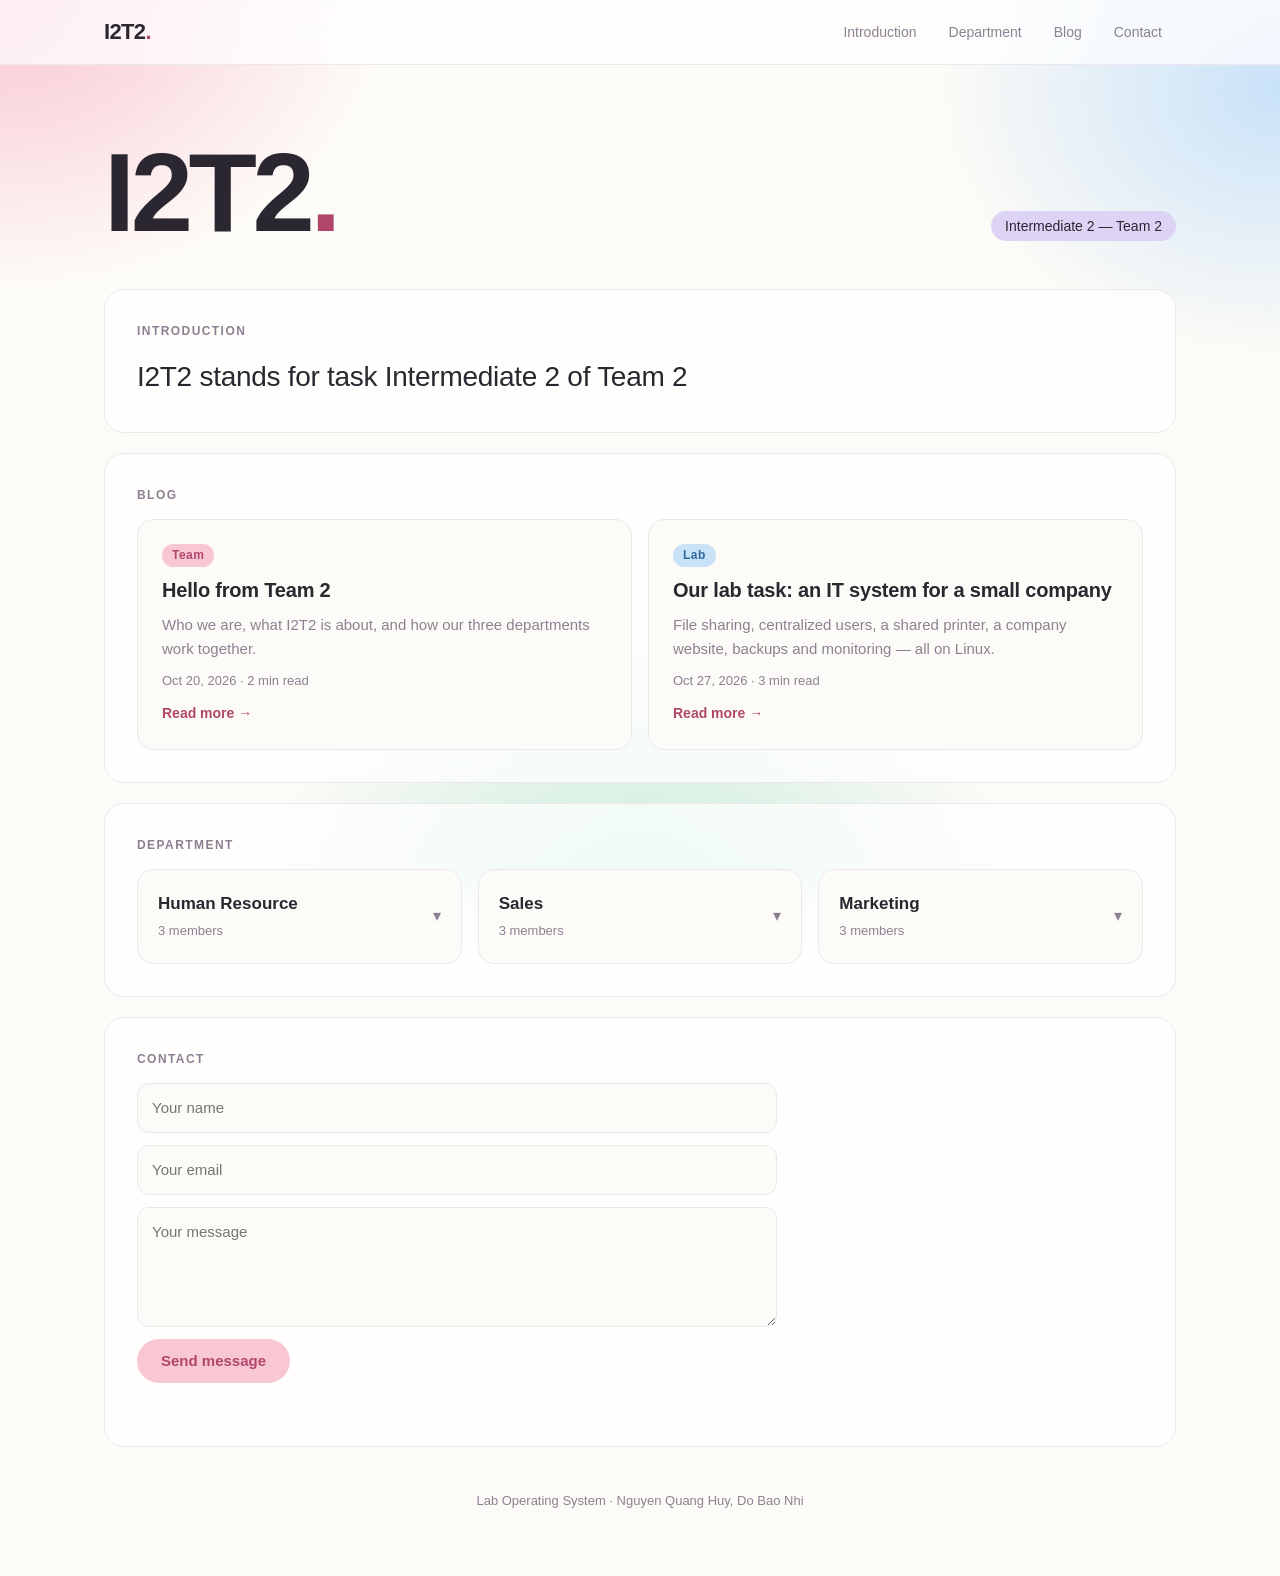
<file: index.html>
<!DOCTYPE html>
<html lang="vi">
<head>
  <meta charset="UTF-8">
  <meta name="viewport" content="width=device-width, initial-scale=1.0">
  <title>Website Company I2T2</title>
  <link rel="stylesheet" href="style.css">
</head>
<body>
  <header class="navbar">
    <div class="wrap">
      <a class="brand" href="index.html">I2T2<span>.</span></a>
      <nav>
        <a href="#intro">Introduction</a>
        <a href="#department">Department</a>
        <a href="#blog">Blog</a>
        <a href="#contact">Contact</a>
      </nav>
    </div>
  </header>

  <div class="wrap">
    <div class="hero">
      <h1 class="logo">I2T2<span>.</span></h1>
      <p class="tagline">Intermediate 2 — Team 2</p>
    </div>

    <main class="grid">
      <section class="full" id="intro">
        <h2>Introduction</h2>
        <p class="lead">I2T2 stands for task Intermediate 2 of Team 2</p>
      </section>

      <section class="full" id="blog">
        <h2>Blog</h2>
        <div class="posts">
          <a class="post-card" href="blog-1.html">
            <span class="pill pink">Team</span>
            <h3>Hello from Team 2</h3>
            <p>Who we are, what I2T2 is about, and how our three departments work together.</p>
            <span class="meta">Oct 20, 2026 · 2 min read</span>
            <span class="read-more">Read more →</span>
          </a>
          <a class="post-card" href="blog-2.html">
            <span class="pill sky">Lab</span>
            <h3>Our lab task: an IT system for a small company</h3>
            <p>File sharing, centralized users, a shared printer, a company website, backups and monitoring — all on Linux.</p>
            <span class="meta">Oct 27, 2026 · 3 min read</span>
            <span class="read-more">Read more →</span>
          </a>
        </div>
      </section>

      <section class="full" id="department">
        <h2>Department</h2>
        <!-- Avatar mặc định; có thể thay src bằng ảnh thật, ví dụ img/hr1.jpg -->
        <div class="depts">
          <button class="dept-tab peach" aria-expanded="false" aria-controls="staff-hr">
            <span><strong>Human Resource</strong><small>3 members</small></span>
            <span class="arrow">▾</span>
          </button>
          <button class="dept-tab mint" aria-expanded="false" aria-controls="staff-sales">
            <span><strong>Sales</strong><small>3 members</small></span>
            <span class="arrow">▾</span>
          </button>
          <button class="dept-tab sky" aria-expanded="false" aria-controls="staff-mkt">
            <span><strong>Marketing</strong><small>3 members</small></span>
            <span class="arrow">▾</span>
          </button>
        </div>

        <ul class="staff" id="staff-hr" hidden>
          <li><img src="image/cat-hr.jpg" alt="hr1"><strong>hr1</strong></li>
          <li><img src="avatar.svg" alt="hr2"><strong>hr2</strong></li>
          <li><img src="image/hr3.avif" alt="hr3"><strong>hr3</strong></li>
        </ul>
        <ul class="staff" id="staff-sales" hidden>
          <li><img src="avatar.svg" alt="sale1"><strong>sale1</strong></li>
          <li><img src="avatar.svg" alt="sale2"><strong>sale2</strong></li>
          <li><img src="avatar.svg" alt="sale3"><strong>sale3</strong></li>
        </ul>
        <ul class="staff" id="staff-mkt" hidden>
          <li><img src="avatar.svg" alt="mkt1"><strong>mkt1</strong></li>
          <li><img src="avatar.svg" alt="mkt2"><strong>mkt2</strong></li>
          <li><img src="avatar.svg" alt="mkt3"><strong>mkt3</strong></li>
        </ul>
      </section>

      <section class="full" id="contact">
        <h2>Contact</h2>
        <form class="contact-form" id="contact-form">
          <input type="checkbox" name="botcheck" style="display: none">

          <input type="text" name="name" placeholder="Your name" required>
          <input type="email" name="email" placeholder="Your email" required>
          <textarea name="message" placeholder="Your message" required></textarea>
          <button type="submit">Send message</button>
          <p class="form-status" id="form-status"></p>
        </form>
      </section>
    </main>

    <footer>Lab Operating System · Nguyen Quang Huy, Do Bao Nhi</footer>
  </div>

  <script>
    // Department: bấm vào tên phòng ban để hiện / ẩn nhân sự
    const tabs = document.querySelectorAll('.dept-tab');
    tabs.forEach((tab) => {
      tab.addEventListener('click', () => {
        const open = tab.getAttribute('aria-expanded') === 'true';
        tabs.forEach((t) => {
          t.setAttribute('aria-expanded', 'false');
          document.getElementById(t.getAttribute('aria-controls')).hidden = true;
        });
        if (!open) {
          tab.setAttribute('aria-expanded', 'true');
          document.getElementById(tab.getAttribute('aria-controls')).hidden = false;
        }
      });
    });

    const form = document.getElementById('contact-form');
    const status = document.getElementById('form-status');

    form.addEventListener('submit', async (e) => {
      e.preventDefault();
      const button = form.querySelector('button');
      button.disabled = true;
      status.className = 'form-status';
      status.textContent = 'Sending...';

      try {
        const res = await fetch('contact.php', {
          method: 'POST',
          body: new FormData(form)
        });
        const data = await res.json();
        if (!data.success) throw new Error(data.message);
        status.className = 'form-status ok';
        status.textContent = 'Thanks! Your message has been sent.';
        form.reset();
      } catch (err) {
        status.className = 'form-status err';
        status.textContent = 'Something went wrong. Please try again.';
      } finally {
        button.disabled = false;
      }
    });
  </script>
</body>
</html>
</file>
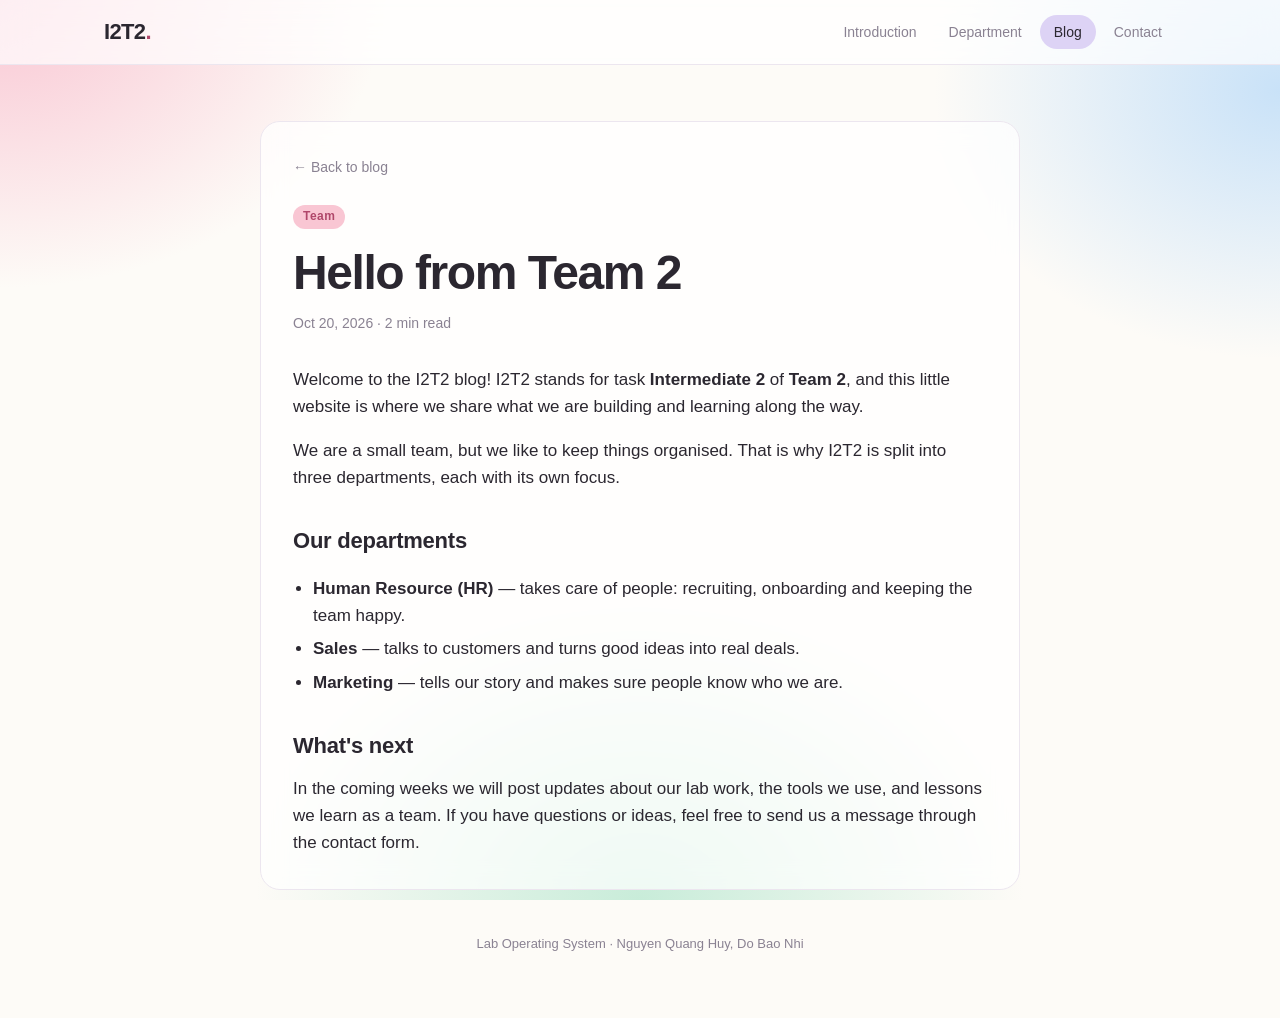
<file: blog-1.html>
<!DOCTYPE html>
<html lang="vi">
<head>
  <meta charset="UTF-8">
  <meta name="viewport" content="width=device-width, initial-scale=1.0">
  <title>Hello from Team 2 · I2T2</title>
  <link rel="stylesheet" href="style.css">
</head>
<body>
  <header class="navbar">
    <div class="wrap">
      <a class="brand" href="index.html">I2T2<span>.</span></a>
      <nav>
        <a href="index.html#intro">Introduction</a>
        <a href="index.html#department">Department</a>
        <a href="index.html#blog" class="active">Blog</a>
        <a href="index.html#contact">Contact</a>
      </nav>
    </div>
  </header>

  <div class="wrap">
    <main class="article">
      <section>
        <a class="back" href="index.html#blog">← Back to blog</a>
        <br>
        <span class="pill pink">Team</span>
        <h1>Hello from Team 2</h1>
        <p class="meta">Oct 20, 2026 · 2 min read</p>

        <p>Welcome to the I2T2 blog! I2T2 stands for task <strong>Intermediate 2</strong> of <strong>Team 2</strong>, and this little website is where we share what we are building and learning along the way.</p>
        <p>We are a small team, but we like to keep things organised. That is why I2T2 is split into three departments, each with its own focus.</p>

        <h3>Our departments</h3>
        <ul>
          <li><strong>Human Resource (HR)</strong> — takes care of people: recruiting, onboarding and keeping the team happy.</li>
          <li><strong>Sales</strong> — talks to customers and turns good ideas into real deals.</li>
          <li><strong>Marketing</strong> — tells our story and makes sure people know who we are.</li>
        </ul>

        <h3>What's next</h3>
        <p>In the coming weeks we will post updates about our lab work, the tools we use, and lessons we learn as a team. If you have questions or ideas, feel free to send us a message through the contact form.</p>
      </section>
    </main>

    <footer>Lab Operating System · Nguyen Quang Huy, Do Bao Nhi</footer>
  </div>
</body>
</html>
</file>
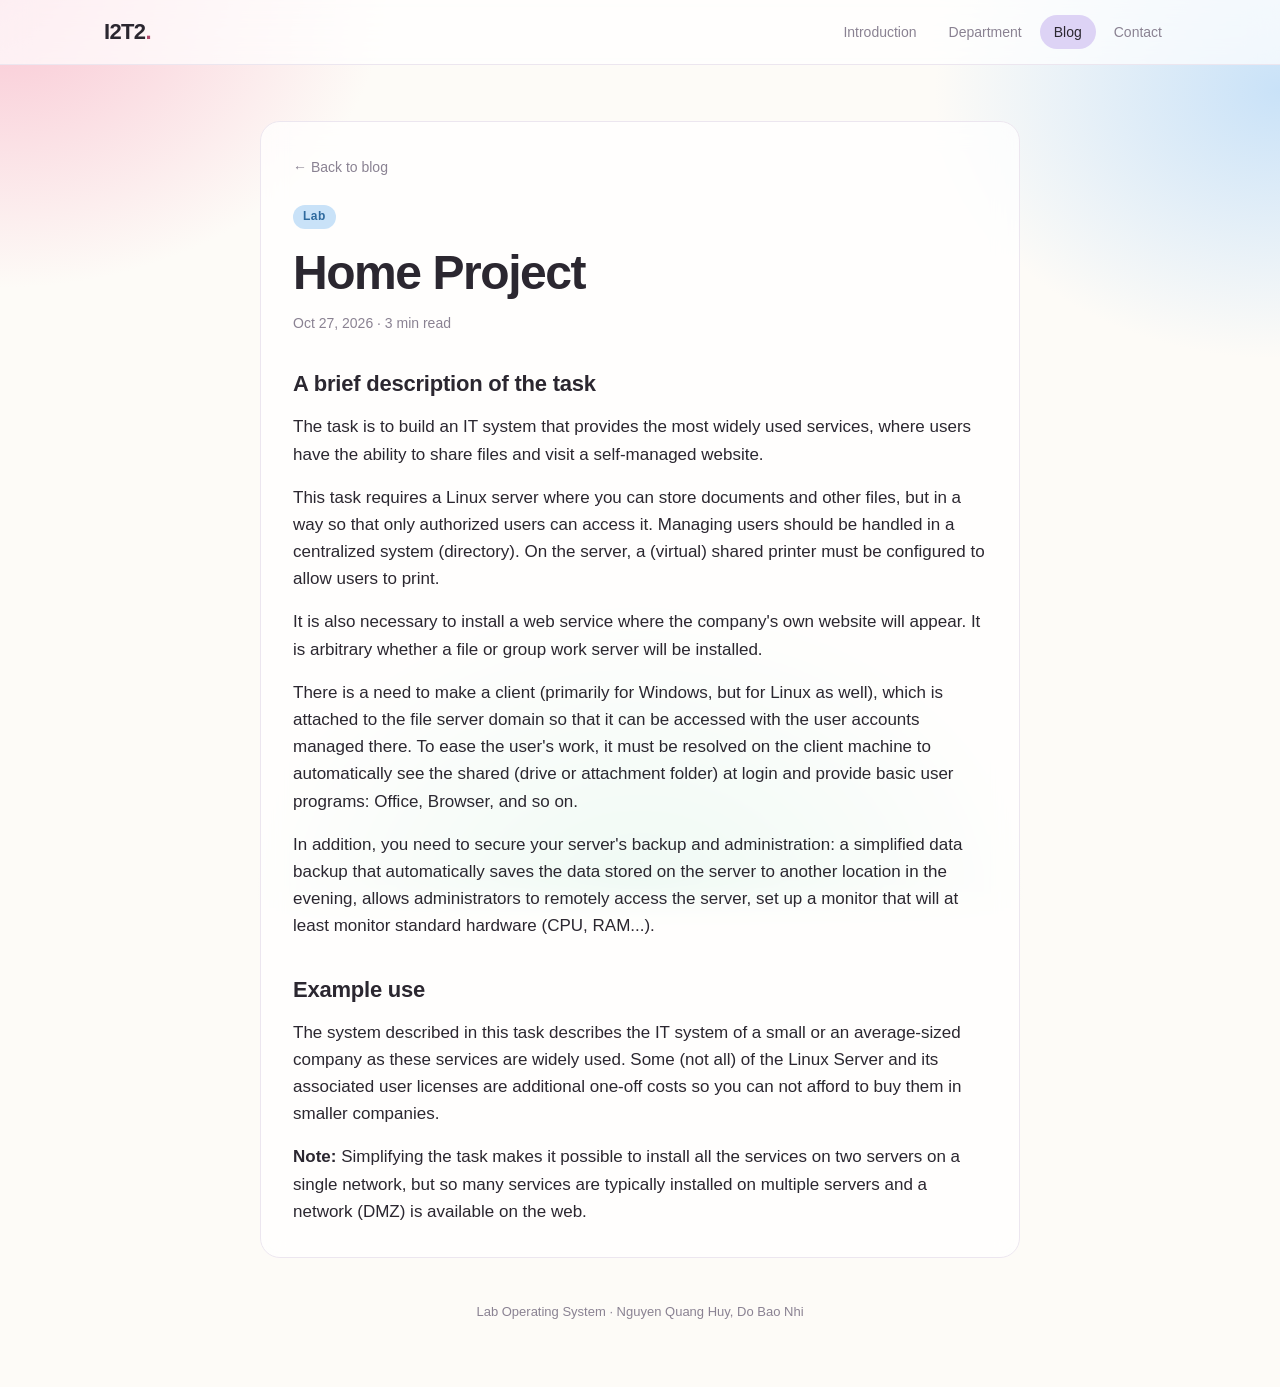
<file: blog-2.html>
<!DOCTYPE html>
<html lang="vi">
<head>
  <meta charset="UTF-8">
  <meta name="viewport" content="width=device-width, initial-scale=1.0">
  <title>Our Lab Task · I2T2</title>
  <link rel="stylesheet" href="style.css">
</head>
<body>
  <header class="navbar">
    <div class="wrap">
      <a class="brand" href="index.html">I2T2<span>.</span></a>
      <nav>
        <a href="index.html#intro">Introduction</a>
        <a href="index.html#department">Department</a>
        <a href="index.html#blog" class="active">Blog</a>
        <a href="index.html#contact">Contact</a>
      </nav>
    </div>
  </header>

  <div class="wrap">
    <main class="article">
      <section>
        <a class="back" href="index.html#blog">← Back to blog</a>
        <br>
        <span class="pill sky">Lab</span>
        <h1>Home Project</h1>
        <p class="meta">Oct 27, 2026 · 3 min read</p>

        <h3>A brief description of the task</h3>
        <p>The task is to build an IT system that provides the most widely used services, where users have the ability to share files and visit a self-managed website.</p>
        <p>This task requires a Linux server where you can store documents and other files, but in a way so that only authorized users can access it. Managing users should be handled in a centralized system (directory). On the server, a (virtual) shared printer must be configured to allow users to print.</p>
        <p>It is also necessary to install a web service where the company's own website will appear. It is arbitrary whether a file or group work server will be installed.</p>
        <p>There is a need to make a client (primarily for Windows, but for Linux as well), which is attached to the file server domain so that it can be accessed with the user accounts managed there. To ease the user's work, it must be resolved on the client machine to automatically see the shared (drive or attachment folder) at login and provide basic user programs: Office, Browser, and so on.</p>
        <p>In addition, you need to secure your server's backup and administration: a simplified data backup that automatically saves the data stored on the server to another location in the evening, allows administrators to remotely access the server, set up a monitor that will at least monitor standard hardware (CPU, RAM...).</p>

        <h3>Example use</h3>
        <p>The system described in this task describes the IT system of a small or an average-sized company as these services are widely used. Some (not all) of the Linux Server and its associated user licenses are additional one-off costs so you can not afford to buy them in smaller companies.</p>
        <p><strong>Note:</strong> Simplifying the task makes it possible to install all the services on two servers on a single network, but so many services are typically installed on multiple servers and a network (DMZ) is available on the web.</p>
      </section>
    </main>

    <footer>Lab Operating System · Nguyen Quang Huy, Do Bao Nhi</footer>
  </div>
</body>
</html>
</file>
<file: style.css>
:root {
  --bg: #fdfbf7;
  --text: #2b2730;
  --muted: #8a8292;
  --line: #ece6ef;
  --card: rgba(255, 255, 255, 0.7);

  --pink: #f9c6d3;
  --peach: #fddcc4;
  --mint: #c8ecd9;
  --sky: #c9e2f8;
  --lavender: #ddd3f5;

  --pink-ink: #b0476a;
  --peach-ink: #b5622c;
  --mint-ink: #2f7d58;
  --sky-ink: #2f6a9e;
}
@media (prefers-color-scheme: dark) {
  :root {
    --bg: #1a1820;
    --text: #f3eff6;
    --muted: #a49cab;
    --line: #2e2a36;
    --card: rgba(40, 36, 48, 0.7);

    --pink: #5a3341;
    --peach: #5a4030;
    --mint: #2c4a3c;
    --sky: #2c4058;
    --lavender: #3d3556;

    --pink-ink: #f9c6d3;
    --peach-ink: #fddcc4;
    --mint-ink: #c8ecd9;
    --sky-ink: #c9e2f8;
  }
}

* { box-sizing: border-box; }
body {
  margin: 0;
  min-height: 100vh;
  color: var(--text);
  background:
    radial-gradient(40rem 30rem at 0% 0%, var(--pink), transparent 60%),
    radial-gradient(36rem 28rem at 100% 10%, var(--sky), transparent 60%),
    radial-gradient(40rem 30rem at 50% 100%, var(--mint), transparent 60%),
    var(--bg);
  background-attachment: fixed;
  font-family: -apple-system, BlinkMacSystemFont, "Segoe UI", Roboto, "Helvetica Neue", Arial, sans-serif;
  line-height: 1.6;
  -webkit-font-smoothing: antialiased;
}
html { scroll-behavior: smooth; }
.wrap { max-width: 1200px; margin: 0 auto; padding: 0 clamp(16px, 5vw, 64px); }

.navbar {
  position: sticky;
  top: 0;
  z-index: 10;
  background: var(--card);
  border-bottom: 1px solid var(--line);
  backdrop-filter: blur(16px);
  -webkit-backdrop-filter: blur(16px);
}
.navbar .wrap {
  display: flex;
  justify-content: space-between;
  align-items: center;
  height: 64px;
}
.brand {
  font-size: 22px;
  font-weight: 800;
  letter-spacing: -0.03em;
  color: inherit;
  text-decoration: none;
}
.brand span { color: var(--pink-ink); }
.navbar nav { display: flex; gap: 4px; }
.navbar nav a {
  padding: 6px 14px;
  border-radius: 999px;
  color: var(--muted);
  text-decoration: none;
  font-size: 14px;
  font-weight: 500;
  transition: background 0.2s, color 0.2s;
}
.navbar nav a:hover,
.navbar nav a.active { background: var(--lavender); color: var(--text); }
@media (max-width: 560px) {
  .navbar nav a { padding: 6px 8px; font-size: 13px; }
}
section { scroll-margin-top: 84px; }

.hero {
  display: flex;
  flex-wrap: wrap;
  justify-content: space-between;
  align-items: flex-end;
  gap: 16px;
  padding: 72px 0 40px;
}
.logo {
  font-size: clamp(56px, 10vw, 112px);
  font-weight: 800;
  letter-spacing: -0.04em;
  margin: 0;
  line-height: 1;
}
.logo span { color: var(--pink-ink); }
.tagline {
  display: inline-block;
  margin: 0 0 8px;
  padding: 4px 14px;
  border-radius: 999px;
  background: var(--lavender);
  font-size: 14px;
  font-weight: 500;
}

.grid {
  display: grid;
  grid-template-columns: 1fr 1fr;
  gap: 20px;
  margin-bottom: 20px;
}
.full { grid-column: 1 / -1; }
@media (max-width: 760px) {
  .grid { grid-template-columns: 1fr; }
}

section {
  padding: 32px;
  border-radius: 20px;
  background: var(--card);
  border: 1px solid var(--line);
  backdrop-filter: blur(12px);
  -webkit-backdrop-filter: blur(12px);
}
h2 {
  margin: 0 0 14px;
  font-size: 12px;
  font-weight: 600;
  text-transform: uppercase;
  letter-spacing: 0.12em;
  color: var(--muted);
}
p { margin: 0; font-size: 17px; }
.lead { font-size: clamp(20px, 2.4vw, 28px); font-weight: 500; letter-spacing: -0.01em; }

.depts { display: grid; grid-template-columns: repeat(3, 1fr); gap: 16px; }
@media (max-width: 760px) {
  .depts { grid-template-columns: 1fr; }
}
.dept-tab {
  display: flex;
  justify-content: space-between;
  align-items: center;
  gap: 12px;
  padding: 20px;
  border-radius: 16px;
  border: 1px solid var(--line);
  background: var(--bg);
  color: var(--text);
  font: inherit;
  text-align: left;
  cursor: pointer;
  transition: transform 0.2s, background 0.2s, border-color 0.2s;
}
.dept-tab:hover { transform: translateY(-2px); }
.dept-tab strong { display: block; font-size: 17px; }
.dept-tab small { color: var(--muted); font-size: 13px; }
.dept-tab .arrow { color: var(--muted); transition: transform 0.2s; }
.dept-tab[aria-expanded="true"] .arrow { transform: rotate(180deg); }
.dept-tab.peach[aria-expanded="true"] { background: var(--peach); border-color: var(--peach); }
.dept-tab.mint[aria-expanded="true"]  { background: var(--mint);  border-color: var(--mint); }
.dept-tab.sky[aria-expanded="true"]   { background: var(--sky);   border-color: var(--sky); }

.staff {
  list-style: none;
  margin: 20px 0 0;
  padding: 0;
  display: grid;
  grid-template-columns: repeat(auto-fill, minmax(150px, 1fr));
  gap: 16px;
  animation: fade-in 0.3s ease;
}
.staff[hidden] { display: none; }
.staff li { text-align: center; }
.staff img {
  display: block;
  width: 100%;
  aspect-ratio: 1;
  border-radius: 16px;
  border: 1px solid var(--line);
  object-fit: cover;
}
.staff strong { display: block; margin-top: 10px; font-size: 15px; line-height: 1.3; }
.staff small { color: var(--muted); font-size: 13px; }
@keyframes fade-in {
  from { opacity: 0; transform: translateY(8px); }
  to   { opacity: 1; transform: none; }
}

.pill {
  display: inline-block;
  padding: 2px 10px;
  border-radius: 999px;
  font-size: 12px;
  font-weight: 600;
  letter-spacing: 0.04em;
}
.pill.peach    { background: var(--peach);    color: var(--peach-ink); }
.pill.mint     { background: var(--mint);     color: var(--mint-ink); }
.pill.sky      { background: var(--sky);      color: var(--sky-ink); }
.pill.pink     { background: var(--pink);     color: var(--pink-ink); }
.pill.lavender { background: var(--lavender); color: var(--text); }

/* Blog list */
.posts { display: grid; grid-template-columns: 1fr 1fr; gap: 16px; }
@media (max-width: 760px) {
  .posts { grid-template-columns: 1fr; }
}
.post-card {
  display: flex;
  flex-direction: column;
  gap: 10px;
  padding: 24px;
  border-radius: 16px;
  border: 1px solid var(--line);
  background: var(--bg);
  color: inherit;
  text-decoration: none;
  transition: transform 0.2s, box-shadow 0.2s;
}
.post-card:hover {
  transform: translateY(-3px);
  box-shadow: 0 12px 28px -12px rgba(43, 39, 48, 0.25);
}
.post-card .pill { align-self: flex-start; }
.post-card h3 { margin: 0; font-size: 20px; letter-spacing: -0.01em; line-height: 1.3; }
.post-card p { font-size: 15px; color: var(--muted); }
.post-card .meta { margin-top: auto; font-size: 13px; color: var(--muted); }
.read-more { font-size: 14px; font-weight: 600; color: var(--pink-ink); }

/* Blog post page */
.article {
  max-width: 760px;
  margin: 56px auto 20px;
}
.article .back {
  display: inline-block;
  margin-bottom: 24px;
  color: var(--muted);
  text-decoration: none;
  font-size: 14px;
}
.article .back:hover { color: var(--pink-ink); }
.article h1 {
  margin: 16px 0 12px;
  font-size: clamp(32px, 5vw, 48px);
  line-height: 1.15;
  letter-spacing: -0.03em;
}
.article .meta { color: var(--muted); font-size: 14px; margin-bottom: 32px; }
.article h3 { margin: 32px 0 12px; font-size: 22px; letter-spacing: -0.01em; }
.article p + p { margin-top: 16px; }
.article ul { padding-left: 20px; font-size: 17px; }
.article li { margin: 6px 0; }
.article code {
  padding: 2px 6px;
  border-radius: 6px;
  background: var(--lavender);
  font-size: 0.9em;
}
.article pre {
  margin: 16px 0;
  padding: 16px 20px;
  border-radius: 12px;
  background: var(--bg);
  border: 1px solid var(--line);
  overflow-x: auto;
  font-size: 14px;
}
.article pre code { padding: 0; background: none; }

.contact-form { display: grid; gap: 12px; max-width: 640px; }
.contact-form input,
.contact-form textarea {
  width: 100%;
  padding: 12px 14px;
  border: 1px solid var(--line);
  border-radius: 12px;
  background: var(--bg);
  color: var(--text);
  font: inherit;
  font-size: 15px;
  transition: border-color 0.2s, box-shadow 0.2s;
}
.contact-form textarea { min-height: 120px; resize: vertical; }
.contact-form input:focus,
.contact-form textarea:focus {
  outline: none;
  border-color: var(--pink-ink);
  box-shadow: 0 0 0 3px var(--pink);
}
.contact-form button {
  justify-self: start;
  padding: 10px 24px;
  border: none;
  border-radius: 999px;
  background: var(--pink);
  color: var(--pink-ink);
  font: inherit;
  font-size: 15px;
  font-weight: 600;
  cursor: pointer;
  transition: transform 0.15s, opacity 0.2s;
}
.contact-form button:hover { transform: translateY(-1px); }
.contact-form button:disabled { opacity: 0.6; cursor: wait; transform: none; }
.form-status { min-height: 1.4em; font-size: 14px; color: var(--muted); }
.form-status.ok  { color: var(--mint-ink); }
.form-status.err { color: var(--pink-ink); }

footer {
  padding: 24px 0 64px;
  color: var(--muted);
  font-size: 13px;
  text-align: center;
}
</file>
